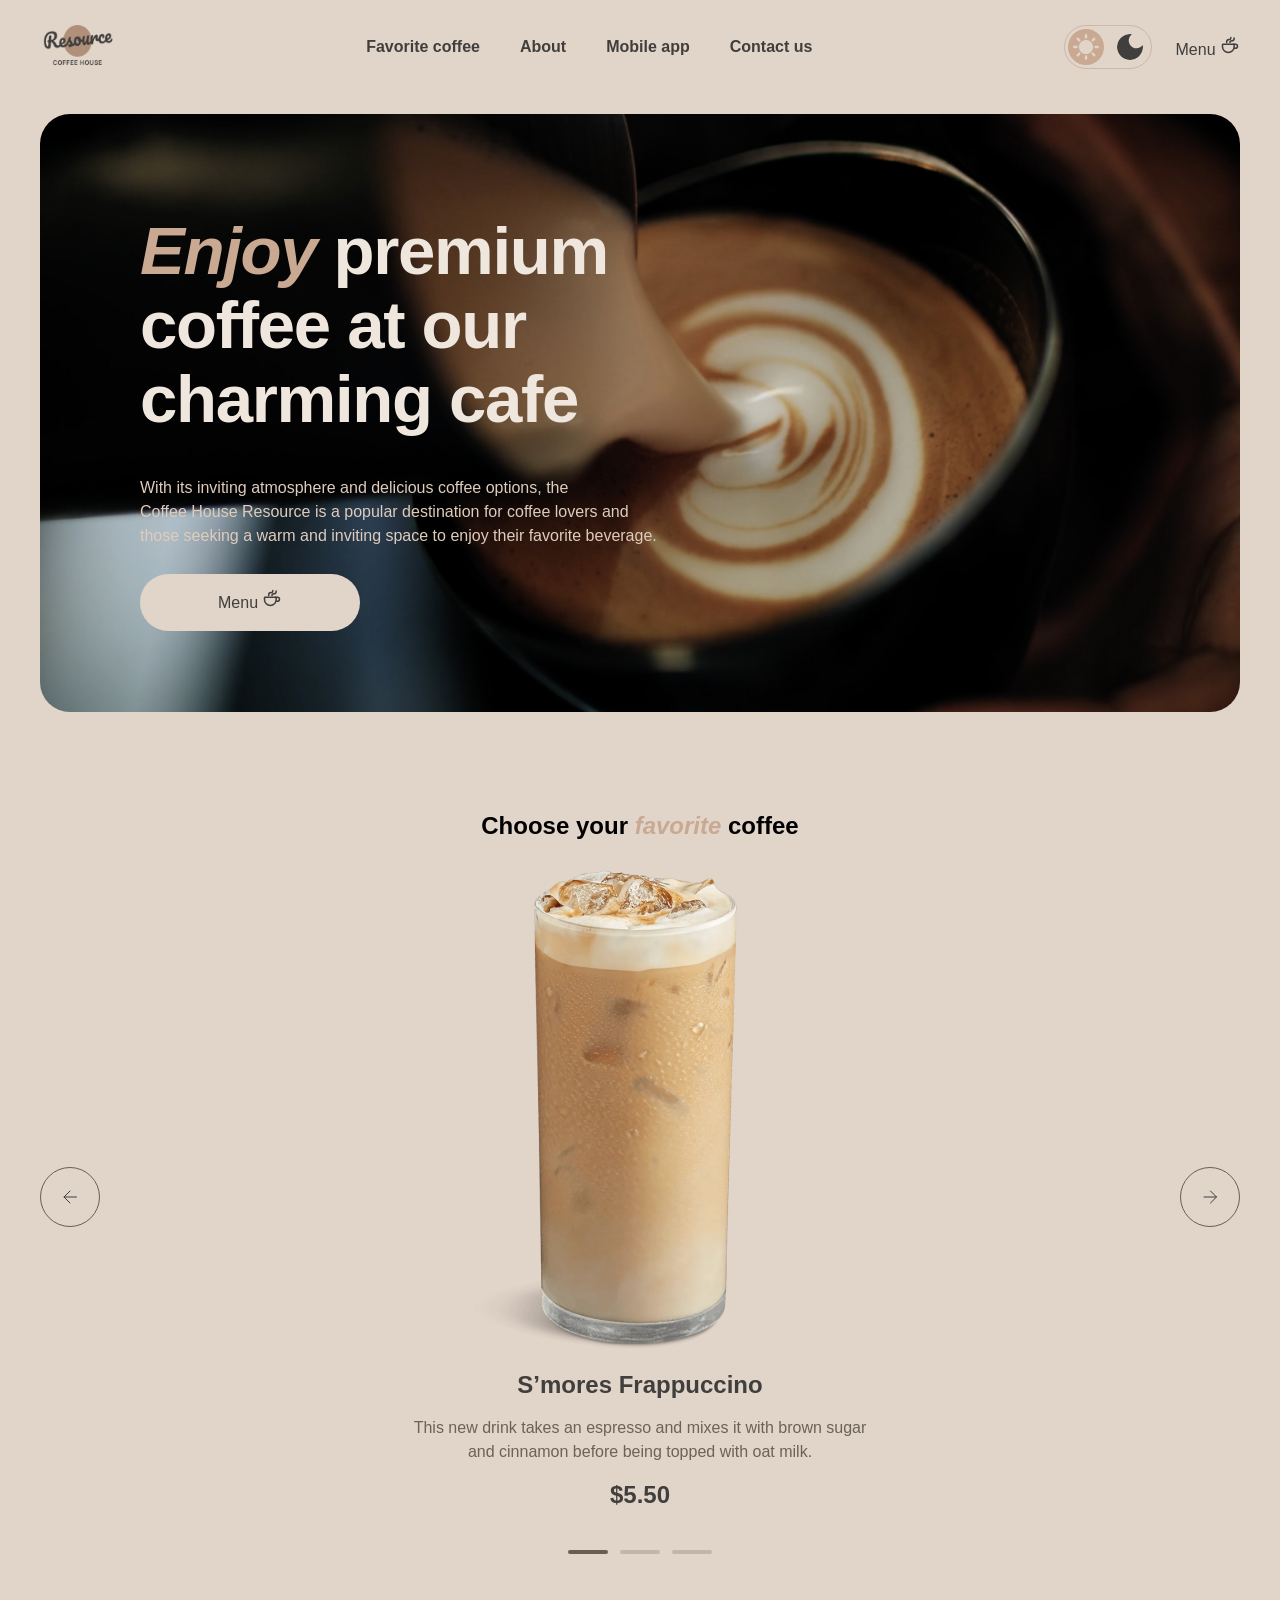
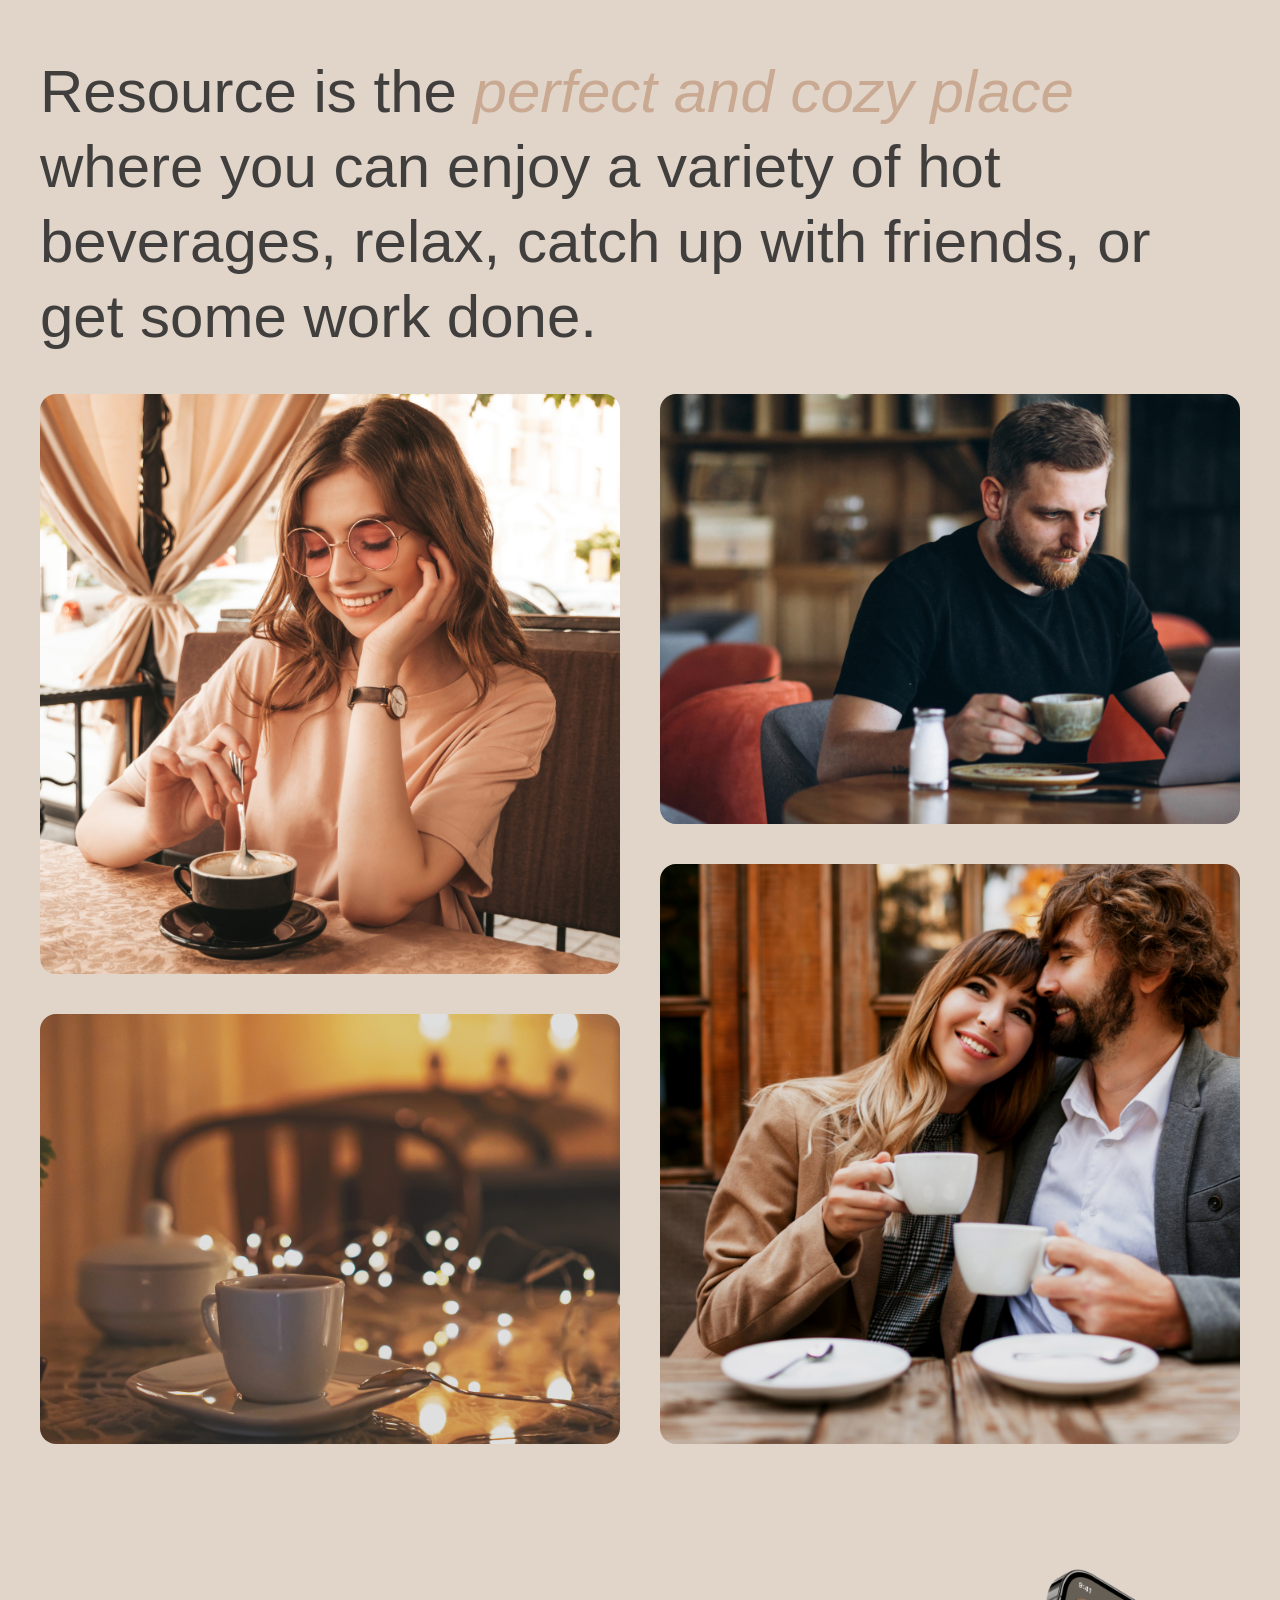
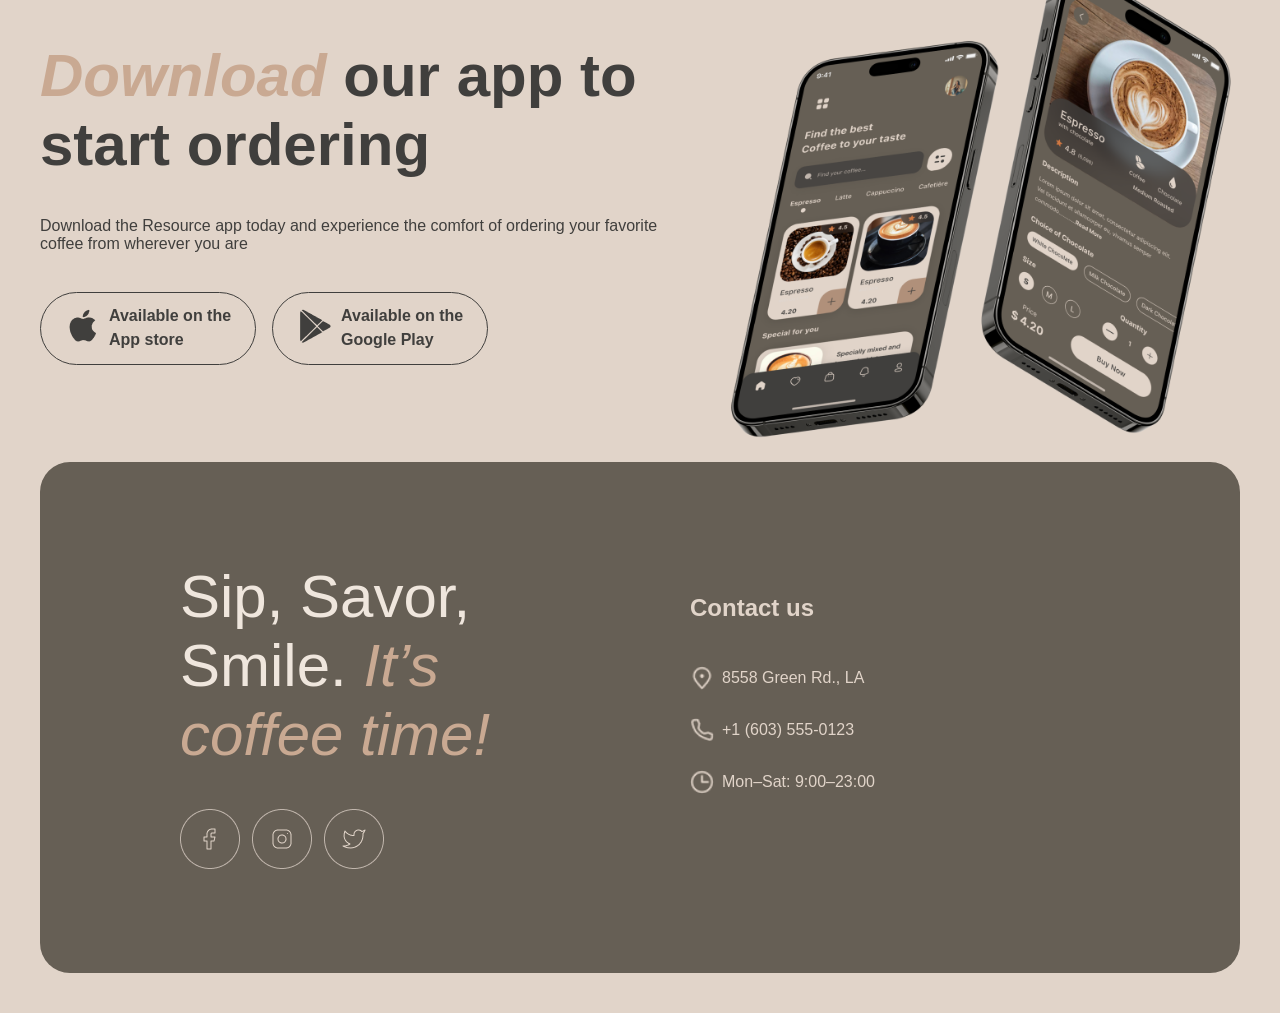
<file: index.html>
<!doctype html>
<html lang="en">
  <head>
    <meta charset="UTF-8">
    <meta name="viewport" content="width=device-width, initial-scale=1.0">
    <title>Coffe House</title>
    <link rel="stylesheet" href="css/index.css">
    <link rel="icon" type="image/png" href="images/logo-images/1114350.png">
  </head>
  <body>
    <header>
        <a href="index.html" class="logo" aria-label="Coffee House - на главную">
          <img src="images/logo-images/logo.png" alt="Coffee House logo">
        </a>
      <nav class="nav">
        <ul>
          <li><a href="#favorite-coffee">Favorite coffee</a></li>
          <li><a href="#about">About</a></li>
          <li><a href="#mobile-app">Mobile app</a></li>
          <li><a href="#contact-us">Contact us</a></li>
        </ul>
      </nav>
      <div class="header-actions">
        <button
          class="theme-switch"
          type="button"
          aria-label="Переключить тему"
        >
          <img
            class="icon sun"
            src="images/logo-images/Sun.svg"
            alt=""
            aria-hidden="true"
          >
          <img
            class="icon moon"
            src="images/logo-images/Moon.svg"
            alt=""
            aria-hidden="true"
          >
        </button>
        <button
          class="burger-menu-button"
          type="button"
          aria-label="Открыть меню"
          id="burger-toggle"
        >
          <img class="burger-icon burger-open" src="images/Resources/button-icon-burger.png" alt="">
          <img class="burger-icon burger-close" src="images/Resources/button-icon-burger.svg" alt="">
        </button>

        <div class="coffee-menu" >
            <a href="catalog.html" class="logo" aria-label="Coffee House - на главную">
              Menu
            </a>
          <img
            src="images/logo-images/coffee-cup.svg"
            alt=""
          >
        </div>
      </div>
    </header>
    <div class="mobile-menu" id="mobile-menu" aria-hidden="true">
      <nav class="mobile-nav">
          <ul>
            <li><a href="#favorite-coffee">Favorite coffee</a></li>
            <li><a href="#about">About</a></li>
            <li><a href="#mobile-app">Mobile app</a></li>
            <li><a href="#contact-us">Contact us</a></li>
            <li>
              <a href="catalog.html" class="mobile-menu-link">
                Menu
                <img src="images/logo-images/coffee-cup.svg" alt="">
              </a>
            </li>
          </ul>
      </nav>
    </div>
    <main>
      <section class="section-container">
        <div class="hero-container">
          <img class="hero-image" src="images/Resources/img-hero.jpg" alt="hero-image">
          <div class="hero-wrapper">
            <h1 class="hero-title">
              <span class="accent">Enjoy</span> premium coffee at our charming
              cafe
            </h1>
            <p class="hero-title1">
              <span class="accent1"
                >With its inviting atmosphere and delicious coffee options, the
                Coffee&nbsp;House Resource is a popular destination for coffee
                lovers and those seeking a warm and inviting space to enjoy
                their favorite beverage.</span
              >
            </p>
            <div class="hero-button">
              <a href="catalog.html" class="button">Menu
                <img src="images/logo-images/coffee-cup.svg" alt="coffee cup">
              </a>   
            </div>
          </div>
        </div>
      </section>
    </main>

    <section id="favorite-coffee" class="favorite-coffee">
      <h2>Choose your <span class="accent">favorite</span> coffee</h2>
      <div class="slider-wrapper">
        <div class="slider">
          <img
            class="left-button"
            src="images/Resources/button-icon-dark.svg"
            alt="Previous slide"
          >
          <div class="slider-menu" id="slider-menu">

          </div>
          <img
            class="right-button"
            src="images/Resources/right-button.svg"
            alt="Next slide"
          >
        </div>
      </div>
    </section>

    <section id="about" class="about">
      <h2>
        Resource is the <span class="accent">perfect and cozy place</span> where
        you can enjoy a variety of hot beverages, relax, catch up with friends,
        or get some work done.
      </h2>
      <div class="collage">
        <img
          class="image_collage item1"
          src="images/Resources/about-1.jpg"
          alt=""
        >
        <img
          class="image_collage item2"
          src="images/Resources/about-3.jpg"
          alt=""
        >
        <img
          class="image_collage item3"
          src="images/Resources/about-2.jpg"
          alt=""
        >
        <img
          class="image_collage item4"
          src="images/Resources/about-4.jpg"
          alt=""
        >
      </div>
    </section>

    <section id="mobile-app" class="mobile-app">
      <div class="mobile-container">
        <div class="offer">
          <h2 class="offer-text">
            <span class="accent">Download</span> our app to start ordering
          </h2>
          <p class="offer-text1">
            Download the Resource app today and experience the comfort of
            ordering your favorite coffee from wherever you are
          </p>
          <div class="button-nav">
            <div class="butt-app-store">
              <div>
                <img src="images/Resources/app-store.png" alt="">
              </div>
              <div class="text-area">
                <p class="button-text">Available on the</p>
                <p class="button-title">App store</p>
              </div>
            </div>
            <div class="butt-google-play">
              <div>
                <img src="images/Resources/google-play.png" alt="">
              </div>
              <div class="text-area">
                <p class="button-text">Available on the</p>
                <p class="button-title">Google Play</p>
              </div>
            </div>
          </div>
        </div>
        <div class="mobile-screens">
          <img src="images/Resources/mobile-screens.png" alt="">
        </div>
      </div>
    </section>

    <footer id="contact-us" class="contacts">
      <div class="footer-wrapper">
        <div class="footer-offer">
          <div class="footer-text">
            <span class="accent1"
              >Sip, Savor, Smile.
              <span class="accent">It’s coffee time!</span></span
            >
          </div>
          <div class="social">
            <a href="https://www.facebook.com/" target="_blank" rel="noopener" aria-label="Facebook">
              <img src="images/Resources/facebook.png" alt="">
            </a>
            <a href="https://www.instagram.com/" target="_blank" rel="noopener" aria-label="Instagram">
              <img
                src="images/Resources/instagram.png"
                alt=""
              >
            </a>
            <a href="https://x.com/" target="_blank" rel="noopener" aria-label="Twitter">
              <img
                src="images/Resources/twitter.png"
                alt=""
              >
            </a>
          </div>
        </div>
        <div class="contact-info">
          <h2>Contact us</h2>
          <div class="footer-contacts">
            <div class="contact-item">
              <img
                src="images/Resources/pin-alt.png"
                alt=""
                aria-hidden="true"
              >
              <a
                href="https://maps.google.com/?q=8558+Green+Rd,+LA"
                target="_blank"
                rel="noopener"
              >
                8558 Green Rd., LA
              </a>
            </div>

            <div class="contact-item">
              <img src="images/Resources/phone.png" alt="" aria-hidden="true">
              <a href="tel:+16035550123">+1 (603) 555-0123</a>
            </div>

            <div class="contact-item">
              <img src="images/Resources/clock.png" alt="" aria-hidden="true">
              <span class="schedule-time">Mon–Sat: 9:00–23:00</span>
            </div>
          </div>
        </div>
      </div>
    </footer>
    <script src="js/common.js"></script>
    <script src="js/main.js"></script>

  </body>
</html>
</file>
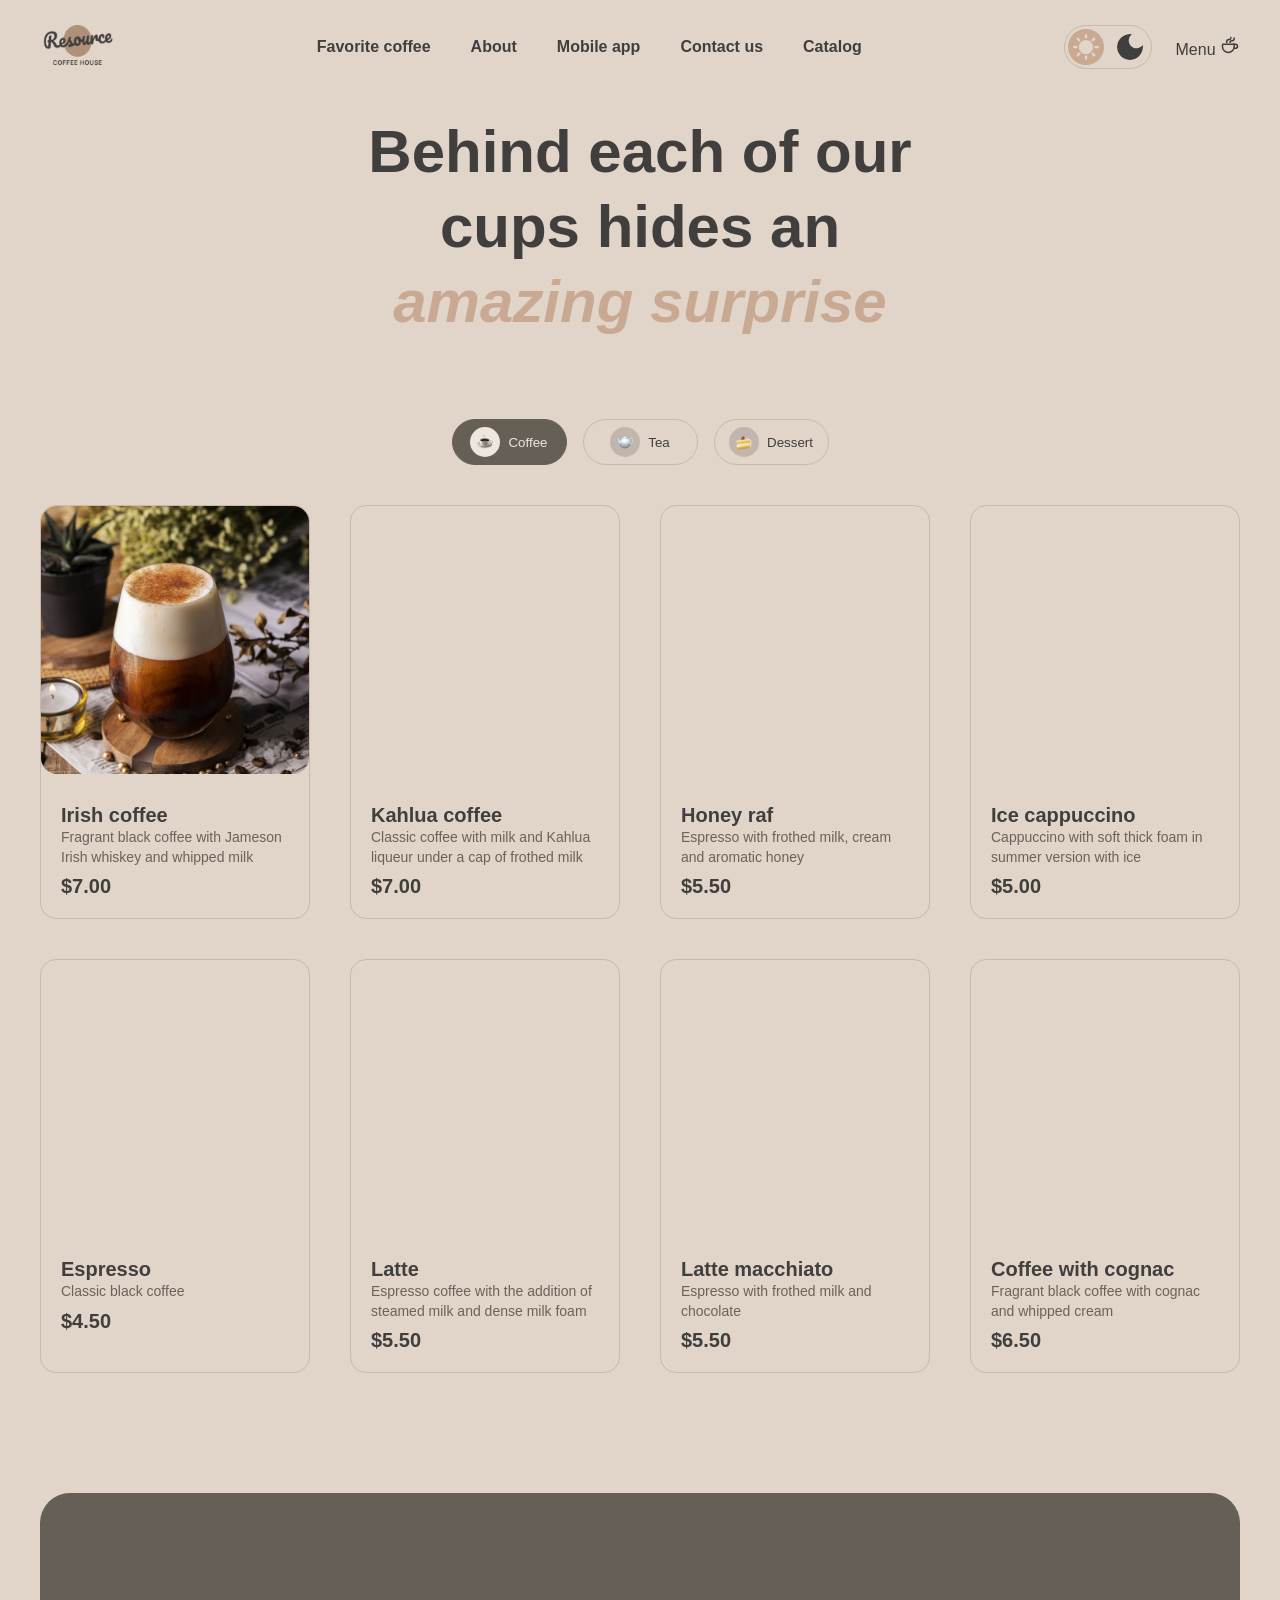
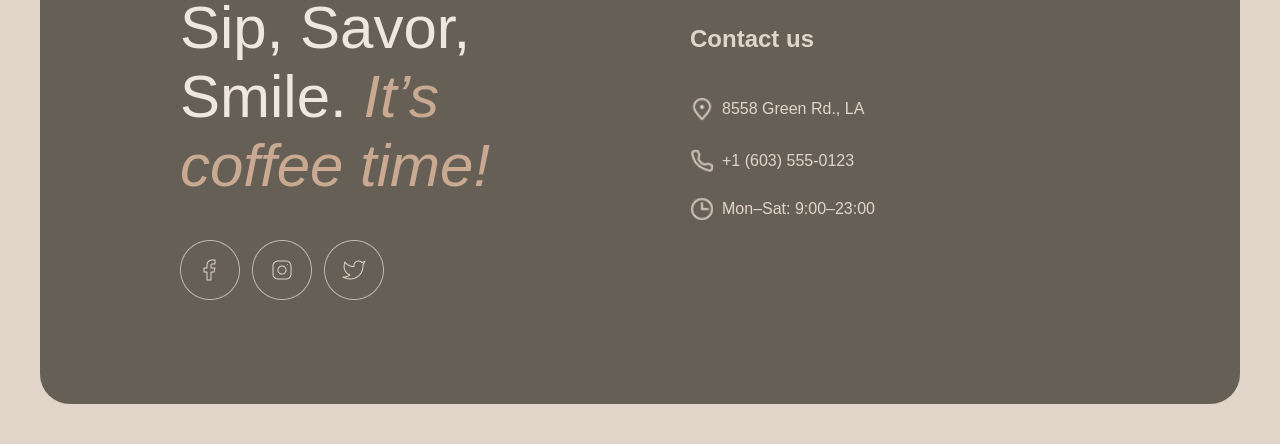
<file: catalog.html>
<!doctype html>
<html lang="en">
  <head>
    <meta charset="UTF-8">
    <meta name="viewport" content="width=device-width, initial-scale=1.0">
    <title>Coffee House</title>
    <link rel="stylesheet" href="css/catalog.css">
    <link rel="icon" type="image/png" href="images/logo-images/1114350.png">
  </head>
  <body>
    <header>
      <a href="index.html" class="logo" aria-label="Coffee House - на главную">
        <img src="images/logo-images/logo.png" alt="Coffee House logo">
      </a>

      <nav class="nav">
        <ul>
          <li><a href="index.html#favorite-coffee">Favorite coffee</a></li>
          <li><a href="index.html#about">About</a></li>
          <li><a href="index.html#mobile-app">Mobile app</a></li>
          <li><a href="index.html#contact-us">Contact us</a></li>
          <li><a href="catalog.html">Catalog</a></li>
        </ul>
      </nav>

      <div class="header-actions">
        <button class="theme-switch" type="button" aria-label="Переключить тему">
          <img
            class="icon sun"
            src="images/logo-images/Sun.svg"
            alt=""
            aria-hidden="true"
          >
          <img
            class="icon moon"
            src="images/logo-images/Moon.svg"
            alt=""
            aria-hidden="true"
          >
        </button>

        <button
          class="burger-menu-button"
          type="button"
          aria-label="Открыть меню"
          id="burger-toggle"
        >
          <img
            class="burger-icon burger-open"
            src="images/Resources/button-icon-burger.png"
            alt=""
          >
          <img
            class="burger-icon burger-close"
            src="images/Resources/button-icon-burger.svg"
            alt=""
          >
        </button>

        <div class="coffee-menu">
          <a href="catalog.html">Menu</a>
          <img src="images/logo-images/coffee-cup.svg" alt="">
        </div>
      </div>
    </header>

    <div class="mobile-menu" id="mobile-menu" aria-hidden="true">
      <nav class="mobile-nav">
        <ul>
          <li><a href="index.html#favorite-coffee">Favorite coffee</a></li>
          <li><a href="index.html#about">About</a></li>
          <li><a href="index.html#mobile-app">Mobile app</a></li>
          <li><a href="index.html#contact-us">Contact us</a></li>
          <li>
            <a href="catalog.html" class="mobile-menu-link">
              Menu
              <img src="images/logo-images/coffee-cup.svg" alt="">
            </a>
          </li>
        </ul>
      </nav>
    </div>

    <main>
      <section class="menu-wrapper">
        <div class="menu-container">
          <div class="menu-offer">
            <h1 class="large-title">
              Behind each of our cups hides an <span class="accent">amazing surprise</span>
            </h1>

            <div class="tabs">
              <button class="tab active" id="tab-coffee" type="button">
                <span class="tab-icon">
                  <img src="images/Resources/coffee.png" alt="">
                </span>
                <span>Coffee</span>
              </button>

              <button class="tab" id="tab-tea" type="button">
                <span class="tab-icon">
                  <img src="images/Resources/tea.png" alt="">
                </span>
                <span>Tea</span>
              </button>

              <button class="tab" id="tab-dessert" type="button">
                <span class="tab-icon">
                  <img src="images/Resources/dessert.png" alt="">
                </span>
                <span>Dessert</span>
              </button>
            </div>
          </div>

          <div class="menu-grid"></div>

          <div class="refresh-svg">
            <button class="refresh-btn" type="button" aria-label="Показать ещё">
              <img src="images/Resources/refresh.svg" alt="">
            </button>
          </div>
        </div>
      </section>
    </main>

    <footer id="contact-us" class="contacts">
      <div class="footer-wrapper">
        <div class="footer-offer">
          <div class="footer-text">
            <span class="accent1"
              >Sip, Savor, Smile.
              <span class="accent">It’s coffee time!</span></span
            >
          </div>

          <div class="social">
            <a href="https://www.facebook.com/" target="_blank" rel="noopener" aria-label="Facebook">
              <img src="images/Resources/facebook.png" alt="">
            </a>
            <a href="https://www.instagram.com/" target="_blank" rel="noopener" aria-label="Instagram">
              <img src="images/Resources/instagram.png" alt="">
            </a>
            <a href="https://x.com/" target="_blank" rel="noopener" aria-label="Twitter">
              <img src="images/Resources/twitter.png" alt="">
            </a>
          </div>
        </div>

        <div class="contact-info">
          <h2>Contact us</h2>
          <div class="footer-contacts">
            <div class="contact-item">
              <img src="images/Resources/pin-alt.png" alt="" aria-hidden="true">
              <a
                href="https://maps.google.com/?q=8558+Green+Rd,+LA"
                target="_blank"
                rel="noopener"
              >
                8558 Green Rd., LA
              </a>
            </div>

            <div class="contact-item">
              <img src="images/Resources/phone.png" alt="" aria-hidden="true">
              <a href="tel:+16035550123">+1 (603) 555-0123</a>
            </div>

            <div class="contact-item">
              <img src="images/Resources/clock.png" alt="" aria-hidden="true">
              <span class="schedule-time">Mon–Sat: 9:00–23:00</span>
            </div>
          </div>
        </div>
      </div>
    </footer>

    <div class="modal" id="modal" aria-hidden="true">
      <div class="modal-overlay" data-close></div>

      <div class="modal-content" role="dialog" aria-modal="true">
        <div class="modal-body">
          <img src="[data-uri]" class="modal-image" id="modal-image" alt="">

          <div class="modal-info">
            <div class="modal-name" id="modal-name"></div>
            <p class="modal-desc" id="modal-desc"></p>

            <div class="modal-group">
              <h3 class="modal-label">Size</h3>
              <div class="modal-options" id="modal-sizes"></div>
            </div>

            <div class="modal-group">
              <h3 class="modal-label">Additives</h3>
              <div class="modal-options" id="modal-additives"></div>
            </div>

            <div class="modal-total">
              <span>Total:</span>
              <span id="modal-price">$0.00</span>
            </div>

            <div class="modal-note">
              <span class="modal-note-icon">i</span>
              <p>
                The cost is not final. Download our mobile app to see the final price
                and place your order. Earn loyalty points and enjoy your favorite
                coffee with up to 20% discount.
              </p>
            </div>

            <button class="modal-close-btn" data-close type="button">Close</button>
          </div>
        </div>
      </div>
    </div>

    <script src="js/common.js"></script>
    <script src="js/catalog.js"></script>
  </body>
</html>
</file>
<file: css/index.css>
* {
  box-sizing: border-box;
  margin: 0;
  padding: 0;
}

html {
  scroll-behavior: smooth;
}

:root {
  --bg: #e1d4c9;
  --text: #403f3d;
  --muted: #6b6259;
  --accent: #c9a992;
  --hero-text: #efe6dd;
  --border: #cbb8a9;
  --indicator: #c4b5a6;
  --indicator-active: #695e53;
  --footer-bg: #665f55;
  --footer-text: #e1d4c9;
  --btn-bg: #e1d4c9;
}

html.theme-dark {
  --bg: #1e1b18;
  --text: #efe6dd;
  --muted: #b8ac9e;
  --accent: #c9a992;
  --hero-text: #efe6dd;
  --border: #4a423a;
  --indicator: #5a5048;
  --indicator-active: #efe6dd;
  --footer-bg: #2a2622;
  --footer-text: #d6c8b8;
  --btn-bg: #2a2622;
}

body {
  font-family: "Arial", sans-serif;
  background-color: var(--bg);
  transition: background-color 0.3s;
  overflow-x: hidden;
}

body.menu-open {
  overflow: hidden;
}

header {
  display: flex;
  justify-content: space-between;
  align-items: center;
  padding: 20px 40px;
  gap: 20px;
  position: sticky;
  top: 0;
  z-index: 1000;
  background-color: var(--bg);
}

.logo img {
  height: 50px;
  width: 75px;
}

.nav {
  align-items: center;
  font-family: "Inter", sans-serif;
  font-weight: 400;
  font-style: normal;
  font-size: clamp(12px, 1.2vw + 8px, 16px);
  line-height: 1.5;
  letter-spacing: 0;
  max-width: 100%;
  color: var(--text);
  cursor: pointer;
}

.nav ul {
  display: flex;
  list-style: none;
  gap: 40px;
}

.nav ul a {
  color: var(--text);
  text-decoration: none;
  transition: color 0.3s;
  font-weight: 600;
  line-height: 150%;
}

.header-actions {
  display: flex;
  justify-content: right;
  gap: 24px;
}

.theme-switch {
  position: relative;
  display: flex;
  justify-content: space-between;
  align-items: center;
  width: 88px;
  height: 44px;
  padding: 3px;
  border: 1px solid var(--border);
  border-radius: 999px;
  background: transparent;
  cursor: pointer;
  box-sizing: border-box;
}

.theme-switch .icon.active {
  background-color: var(--accent);
}

.coffee-menu {
  align-self: center;
  gap: 2px;
}

.coffee-menu a {
  border: none;
  background: transparent;
  width: 44px;
  height: 22px;
  color: var(--text);
  cursor: pointer;
  text-decoration: none;
}

.theme-switch .icon {
  width: 36px;
  height: 36px;
  padding: 5px;
  border-radius: 50%;
  box-sizing: border-box;
  transition:
    background 0.25s,
    transform 0.25s;
}

.burger-menu-button {
  display: none;
  position: relative;
  width: 44px;
  height: 44px;
  padding: 0;
  border: none;
  background: transparent;
  color: var(--text);
  cursor: pointer;
  align-items: center;
  justify-content: center;
}

.burger-menu-button .burger-icon {
  position: absolute;
  top: 50%;
  left: 50%;
  width: 100%;
  height: 100%;
  transform: translate(-50%, -50%);
  transition: opacity 0.25s, transform 0.25s;
}

.burger-close {
  opacity: 0;
  transform: translate(-50%, -50%) rotate(-90deg);
}

.burger-menu-button.is-open .burger-open {
  opacity: 0;
  transform: translate(-50%, -50%) rotate(90deg);
}

.burger-menu-button.is-open .burger-close {
  opacity: 1;
  transform: translate(-50%, -50%) rotate(0);
}

.mobile-menu {
  position: fixed;
  top: 84px;
  left: 0;
  right: 0;
  bottom: 0;
  background: var(--bg);
  padding: 40px 20px;
  transform: translateY(-100%);
  opacity: 0;
  visibility: hidden;
  transition: transform 0.4s ease, opacity 0.3s ease, visibility 0.4s;
  z-index: 1000;
  overflow-y: auto;
}

.mobile-menu.open {
  transform: translateY(0);
  opacity: 1;
  visibility: visible;
}

.mobile-nav ul {
  list-style: none;
  display: flex;
  flex-direction: column;
  align-items: center;
  gap: 32px;
}

.mobile-nav a {
  display: inline-flex;
  align-items: center;
  gap: 8px;
  color: var(--text);
  text-decoration: none;
  font-size: 28px;
  font-weight: 600;
  line-height: 1.2;
  transition: color 0.3s;
}

.mobile-nav a:hover {
  color: var(--accent);
}

.mobile-nav a img {
  width: 22px;
  height: 22px;
}

.section-container {
  padding: 20px 40px 0 40px;
}

.hero-container {
  position: relative;
  border-radius: 30px;
  overflow: hidden;
  width: 100%;
  max-width: 100%;
}

.hero-image {
  position: absolute;
  inset: 0;
  width: 100%;
  height: 100%;
  object-fit: cover;
  object-position: center;
  z-index: 0;
}

.hero-wrapper {
  display: flex;
  position: relative;
  z-index: 1;
  flex-direction: column;
  padding: clamp(40px, 8vw, 100px);
  max-width: 730px;
  gap: 40px;
}

.hero-title {
  font-family: "Inter", sans-serif;
  font-weight: 600;
  font-size: clamp(32px, 4vw + 16px, 72px);
  line-height: 1.1;
  letter-spacing: -0.02em;
  color: var(--hero-text);
  max-width: 530px;
  margin: 0;
}

.accent {
  color: var(--accent);
  font-style: italic;
}

.accent1 {
  color: #efe6dd;
  font-size: 60px;
}

.hero-title1 .accent1 {
  color: #dfccbc;
  font-family: "Inter", sans-serif;
  font-weight: 400;
  font-size: 16px;
  line-height: 1.5;
  letter-spacing: 0;
}

.hero-button .button {
  border: none;
  width: 200px;
  height: 64px;
  padding: 20px 78px;
  border-radius: 100px;
  background: var(--btn-bg);
  color: var(--text);
  cursor: pointer;
  text-decoration: none;
  transition: transform 0.3s, opacity 0.3s;
}

.hero-button .button:hover {
  transform: scale(1.15);
  opacity: 0.7;
}

.favorite-coffee {
  margin-top: 100px;
  display: flex;
  flex-direction: column;
  align-items: center;
  justify-content: center;
  padding: 0 40px 0 40px;
  position: relative;
}

.favorite-coffee h6 {
  color: var(--text);
  font-family: "Inter", sans-serif;
  font-weight: 600;
  font-size: 60px;
  line-height: 1.5;
  letter-spacing: 0;
}

.slider-wrapper {
  display: flex;
  flex-direction: column;
  width: 100%;
}

.slider {
  display: flex;
  position: relative;
  justify-content: space-between;
  align-items: center;
  width: 100%;
  max-width: 100%;
}

.slider-menu {
  display: flex;
  flex-direction: column;
  justify-content: center;
  align-items: center;
  flex: 1 1 auto;
  min-width: 0;
  max-width: 100%;
  transition: opacity 0.25s ease, transform 0.25s ease;
}

.slider-menu img {
  max-width: 100%;
  height: auto;
  display: block;
}

.slider-menu.fade-out-left {
  opacity: 0;
  transform: translateX(-40px);
}

.slider-menu.fade-out-right {
  opacity: 0;
  transform: translateX(40px);
}

@keyframes slideInFromRight {
  from {
    opacity: 0;
    transform: translateX(40px);
  }
  to {
    opacity: 1;
    transform: translateX(0);
  }
}

@keyframes slideInFromLeft {
  from {
    opacity: 0;
    transform: translateX(-40px);
  }
  to {
    opacity: 1;
    transform: translateX(0);
  }
}

.slider-menu.slide-in-right {
  animation: slideInFromRight 0.4s ease;
}

.slider-menu.slide-in-left {
  animation: slideInFromLeft 0.4s ease;
}

.content-text {
  display: flex;
  flex-direction: column;
  justify-content: center;
  align-items: center;
  width: 100%;
  max-width: 480px;
  gap: 16px;
  text-align: center;
}

.coffee-name {
  font-family: "Inter", sans-serif;
  font-weight: 600;
  font-size: 24px;
  line-height: 1.25;
  color: var(--text);
  letter-spacing: 0;
}

.coffee-desc {
  font-family: "Inter", sans-serif;
  font-weight: 400;
  font-size: 16px;
  line-height: 1.5;
  color: var(--muted);
  letter-spacing: 0;
  text-align: center;
}

.coffee-price {
  font-family: "Inter", sans-serif;
  font-weight: 600;
  font-size: 24px;
  line-height: 1.25;
  color: var(--text);
  letter-spacing: 0;
}

.content-text h1 {
  font-family: "Inter", sans-serif;
  font-weight: 600;
  font-size: 24px;
  line-height: 1.25;
  color: var(--text);
  letter-spacing: 0;
}

.content-text h2 {
  font-family: "Inter", sans-serif;
  font-weight: 400;
  font-size: 16px;
  line-height: 1.5;
  color: var(--muted);
  letter-spacing: 0;
  text-align: center;
}

.slider-indicators {
  display: flex;
  justify-content: center;
  gap: 12px;
  padding-top: 40px;
}

.indicator {
  display: inline-block;
  width: 40px;
  height: 4px;
  background-color: var(--indicator);
  border-radius: 2px;
  cursor: pointer;
  transition: background-color 0.3s ease;
}

.indicator.active {
  background-color: var(--indicator-active);
}

.about {
  display: flex;
  flex-direction: column;
  padding: 100px 40px 0 40px;
  width: 100%;
  gap: 40px;
}

.about h2 {
  font-family: "Inter", sans-serif;
  font-weight: 400;
  font-size: 60px;
  line-height: 1.25;
  color: var(--text);
  letter-spacing: 0;
}

.collage {
  display: grid;
  grid-template-columns: repeat(2, 1fr);
  gap: 40px;
  width: 100%;
  grid-template-areas:
    "left right-top"
    "left right-bottom"
    "left-bottom right-bottom";
}

.image_collage {
  width: 100%;
  height: 100%;
  max-width: 100%;
  object-fit: cover;
  border-radius: 16px;
}

.item1 {
  grid-area: left;
}

.item2 {
  grid-area: right-top;
  height: 430px;
}

.item3 {
  grid-area: left-bottom;
  height: 430px;
}

.item4 {
  grid-area: right-bottom;
}

.mobile-container {
  display: flex;
  flex-wrap: wrap;
  align-items: center;
  justify-content: center;
  gap: clamp(24px, 5vw, 100px);
  max-width: 100%;
  width: 100%;
  padding: clamp(40px, 8vw, 100px) clamp(20px, 4vw, 40px) 0;
}

.mobile-screens {
  flex: 1 1 300px;
  min-width: 0;
  max-width: 630px;
}

.mobile-screens img {
  width: 100%;
  height: auto;
  display: block;
}

.offer {
  display: flex;
  flex-direction: column;
  gap: clamp(20px, 3vw, 40px);
  flex: 1 1 400px;
  max-width: 630px;
  min-width: 0;
}

.button-nav {
  display: flex;
  flex-wrap: wrap;
  gap: 16px;
}

.butt-app-store,
.butt-google-play {
  display: flex;
  align-items: center;
  justify-content: center;
  gap: 8px;
  padding: 12px 24px;
  min-width: 180px;
  border: 1px solid var(--text);
  border-radius: 999px;
  color: var(--text);
  background: transparent;
  cursor: pointer;
  box-sizing: border-box;
  transition:
    border-color 0.3s,
    color 0.3s,
    background 0.3s;
}

.offer-text {
  font-size: 60px;
  line-height: 1.15;
  color: var(--text);
}

.offer-text1 {
  color: var(--text);
}

.text-area {
  display: flex;
  flex-direction: column;
  gap: 2px;
  font-weight: 600;
  line-height: 140%;
}

.contacts {
  padding: 0 40px 40px 40px;
}

.footer-wrapper {
  display: flex;
  background-color: var(--footer-bg);
  max-width: 100%;
  padding: 0 40px 0 40px;
  gap: 100px;
  border-radius: 30px;
}

.footer-offer {
  display: flex;
  flex-direction: column;
  gap: 40px;
  padding: 100px 0 100px 100px;
  width: 100%;
}

.social {
  display: flex;
  gap: 12px;
}

.contact-info {
  display: flex;
  flex-direction: column;
  padding: 132px 100px 132px 0;
  width: 100%;
  color: var(--footer-text);
  gap: 40px;
}

.contact-item {
  display: flex;
  align-items: center;
  gap: 8px;
  color: var(--footer-text);
  font-size: clamp(14px, 1.5vw, 16px);
  line-height: 1.5;
}

.contact-item img {
  width: 24px;
  height: 24px;
  flex-shrink: 0;
}

.contact-item a {
  position: relative;
  display: inline-block;
  color: inherit;
  text-decoration: none;
  padding: 4px 0;
  transition: color 0.3s;
}

.contact-item a::after {
  content: "";
  position: absolute;
  left: 0;
  bottom: 0;
  width: 100%;
  height: 1.5px;
  background: currentColor;
  transform: scaleX(0);
  transform-origin: left;
  transition: transform 0.3s ease;
}

.contact-item a:hover::after {
  transform: scaleX(1);
}

.contact-item span {
  padding: 4px 0;
}

.footer-contacts {
  display: flex;
  flex-direction: column;
  gap: 20px;
}

.left-button,
.right-button {
  cursor: pointer;
  transition: all 0.3s;
}

.left-button:hover,
.right-button:hover {
  transform: scale(1.05);
}

@media (min-width: 769px) {
  .mobile-menu {
    display: none;
  }
}

@media (max-width: 768px) {
  header {
    grid-template-columns: auto auto;
    justify-content: space-between;
    padding: 16px 20px;
    gap: 16px;
  }

  .nav {
    display: none;
  }

  .coffee-menu {
    display: none;
  }

  .burger-menu-button {
    display: flex;
    border: none;
    background-color: transparent;
    color: var(--text);
    cursor: pointer;
  }

  .favorite-coffee h6 {
    text-align: center;
  }

  .collage {
    display: flex;
    flex-direction: column;
    gap: 40px;
    width: 100%;
  }

  .image_collage {
    width: 100%;
    height: auto;
    display: block;
    object-fit: cover;
    border-radius: 16px;
  }

  .item2,
  .item3 {
    display: none;
  }

  .offer-text {
    font-size: 60px;
    line-height: 1.15;
    color: var(--text);
  }

  .footer-wrapper {
    display: flex;
    flex-direction: column;
    background-color: var(--footer-bg);
    max-width: 100%;
    padding: 0 40px 0 40px;
    gap: 100px;
    border-radius: 30px;
  }

  .footer-offer {
    padding: 100px 60px 0px 60px;
  }

  .contact-info {
    padding: 0 60px 100px 60px;
  }
}

@media (max-width: 381px) {
  .hero-title {
    font-size: 42px;
  }

  .hero-wrapper {
    padding: 60px 16px 60px 16px;
  }

  .section-container {
    padding: 20px 16px 0 16px;
  }

  .left-button,
  .right-button {
    display: none;
  }

  .favorite-coffee {
    gap: 40px;
  }

  .favorite-coffee h2 {
    text-align: center;
    font-size: 32px;
  }

  .coffee-name {
    font-size: 24px;
    letter-spacing: 0%;
    line-height: 125%;
    font-weight: 600;
    color: var(--text);
  }

  .coffee-desc {
    font-size: 16px;
    letter-spacing: 0%;
    line-height: 150%;
    font-weight: 400;
    color: var(--text);
  }

  .coffee-price {
    font-size: 24px;
    letter-spacing: 0%;
    line-height: 125%;
    font-weight: 600;
    color: var(--text);
  }

  .about {
    padding: 100px 16px 0 16px;
  }

  .about h2 {
    font-weight: 600;
    font-size: 32px;
    line-height: 1.25;
  }

  .contacts {
    padding: 0 16px 40px 16px;
  }

  .favorite-coffee {
    padding: 0 16px 0 16px;
  }

  .accent1 {
    color: #efe6dd;
    font-size: 32px;
    line-height: 125%;
  }

  .footer-offer {
    padding: 60px 0 0 0;
  }

  .contact-info {
    padding: 0 0 60px 0;
    gap: 40px;
  }

  .contact-info a {
    font-size: 16px;
    font-weight: 600;
  }

  .contact-info .schedule-time {
    font-size: 16px;
    font-weight: 600;
  }
}
</file>
<file: css/catalog.css>
* {
  box-sizing: border-box;
  margin: 0;
  padding: 0;
}

html {
  scroll-behavior: smooth;
}

:root {
  --bg: #e1d4c9;
  --text: #403f3d;
  --muted: #6b6259;
  --accent: #c9a992;
  --hero-text: #efe6dd;
  --border: #cbb8a9;
  --indicator: #c4b5a6;
  --indicator-active: #695e53;
  --footer-bg: #665f55;
  --footer-text: #e1d4c9;
  --btn-bg: #e1d4c9;
  --tab-border: #cbb8a9;
  --tab-bg-active: #665F55;
  --tab-bg: #e1d4c9;
  --tab-text-active: #efe6dd;
  --tab-text: #403F3D;
  --tab-icon-bg: #c1b6ad;
  --tab-icon-bg-active: #efe6dd;
}

html.theme-dark {
  --bg: #1e1b18;
  --text: #efe6dd;
  --muted: #b8ac9e;
  --accent: #c9a992;
  --hero-text: #efe6dd;
  --border: #4a423a;
  --indicator: #5a5048;
  --indicator-active: #efe6dd;
  --footer-bg: #2a2622;
  --footer-text: #fce9d4;
  --btn-bg: #2a2622;
  --tab-border: #4a423a;
  --tab-bg-active: #403F3D;
  --tab-text: #E1D4C9;
  --tab-bg: #202020;
  --tab-text-active: #E1D4C9;
  --tab-icon-bg: #3a332c;
  --tab-icon-bg-active: #1e1b18
}

body {
  font-family: "Arial", sans-serif;
  background-color: var(--bg);
  transition: background-color 0.3s;
  overflow-x: hidden;
}

body.menu-open {
  overflow: hidden;
}

header {
  display: flex;
  justify-content: space-between;
  align-items: center;
  padding: 20px 40px;
  gap: 20px;
  position: sticky;
  top: 0;
  z-index: 1000;
  background-color: var(--bg);
}

.logo img {
  height: 50px;
  width: 75px;
}

.nav {
  align-items: center;
  font-family: "Inter", sans-serif;
  font-weight: 400;
  font-style: normal;
  font-size: clamp(12px, 1.2vw + 8px, 16px);
  line-height: 1.5;
  letter-spacing: 0;
  max-width: 100%;
  color: var(--text);
  cursor: pointer;
}

.nav ul {
  display: flex;
  list-style: none;
  gap: 40px;
}

.nav ul a {
  color: var(--text);
  text-decoration: none;
  transition: color 0.3s;
  font-weight: 600;
  line-height: 150%;
}

.header-actions {
  display: flex;
  justify-content: right;
  gap: 24px;
}

.theme-switch {
  position: relative;
  display: flex;
  justify-content: space-between;
  align-items: center;
  width: 88px;
  height: 44px;
  padding: 3px;
  border: 1px solid var(--border);
  border-radius: 999px;
  background: transparent;
  cursor: pointer;
  box-sizing: border-box;
}

.theme-switch .icon.active {
  background-color: var(--accent);
}

.coffee-menu {
  align-self: center;
  gap: 2px;
}

.coffee-menu a {
  border: none;
  background: transparent;
  width: 44px;
  height: 22px;
  border: none;
  background-color: transparent;
  color: var(--text);
  cursor: pointer;
  text-decoration: none;
}

.theme-switch .icon {
  width: 36px;
  height: 36px;
  padding: 5px;
  border-radius: 50%;
  box-sizing: border-box;
  transition:
    background 0.25s,
    transform 0.25s;
}

.burger-menu-button {
  display: none;
  position: relative;
  width: 44px;
  height: 44px;
  padding: 0;
  border: none;
  background: transparent;
  color: var(--text);
  cursor: pointer;
  align-items: center;
  justify-content: center;
}

.burger-menu-button .burger-icon {
  position: absolute;
  top: 50%;
  left: 50%;
  width: 100%;
  height: 100%;
  transform: translate(-50%, -50%);
  transition: opacity 0.25s, transform 0.25s;
}

.burger-close {
  opacity: 0;
  transform: translate(-50%, -50%) rotate(-90deg);
}

.burger-menu-button.is-open .burger-open {
  opacity: 0;
  transform: translate(-50%, -50%) rotate(90deg);
}

.burger-menu-button.is-open .burger-close {
  opacity: 1;
  transform: translate(-50%, -50%) rotate(0);
}

.mobile-menu {
  position: fixed;
  top: 84px;
  left: 0;
  right: 0;
  bottom: 0;
  background: var(--bg);
  padding: 40px 20px;
  transform: translateY(-100%);
  opacity: 0;
  visibility: hidden;
  transition: transform 0.4s ease, opacity 0.3s ease, visibility 0.4s;
  z-index: 1000;
  overflow-y: auto;
}

.mobile-menu.open {
  transform: translateY(0);
  opacity: 1;
  visibility: visible;
}

.mobile-nav ul {
  list-style: none;
  display: flex;
  flex-direction: column;
  align-items: center;
  gap: 32px;
}

.mobile-nav a {
  display: inline-flex;
  align-items: center;
  gap: 8px;
  color: var(--text);
  text-decoration: none;
  font-size: 28px;
  font-weight: 600;
  line-height: 1.2;
  transition: color 0.3s;
}

.mobile-nav a:hover {
  color: var(--accent);
}

.mobile-nav a img {
  width: 22px;
  height: 22px;
}

.menu-wrapper {
  display: flex;
  padding: 20px 40px;
  justify-content: center;
  align-items: center;
}

.menu-offer {
  display: flex;
  flex-direction: column;
  align-items: center;
  gap: 40px;
}

.large-title {
  font-size: 60px;
  font-weight: 600;
  line-height: 125%;
  color: var(--text);
  text-align: center;
  padding: 0 280px 40px 280px;
}

.tabs {
  display: flex;
  gap: 16px;
}

.tab {
  display: flex;
  justify-content: center;
  align-items: center;
  gap: 8px;
  width: 115px;
  height: 46px;
  border-radius: 100px;
  border: 1px solid var(--tab-border);
  transition: background 0.3s, border-color 0.3s, color 0.3s;
  cursor: pointer;
  background: var(--tab-bg);
  color: var(--tab-text);
}

.tab-icon {
  display: flex;
  justify-content: center;
  align-items: center;
  width: 30px;
  height: 30px;
  border-radius: 50%;
  background: var(--tab-icon-bg);
  transition: background 0.3s;
}

.tab-icon img {
  width: 16px;
  height: 16px;
  display: block;
  object-fit: contain;
}

.tab.active {
  background-color: var(--tab-bg-active);
  border-color: var(--tab-bg-active);
  color: var(--tab-text-active);
}

.tab.active .tab-icon {
  background: var(--tab-icon-bg-active);
}

.menu-grid {
  display: grid;
  grid-template-columns: repeat(4, 1fr);
  gap: 40px;
  padding: 40px 0 100px;
  width: 100%;
  transition: opacity 0.5s ease;
}

.menu-grid.fade-out {
  opacity: 0;
}

.product-card {
  display: flex;
  flex-direction: column;
  border: 1px solid var(--border);
  border-radius: 16px;
  cursor: pointer;
  transition: transform 0.3s, border-color 0.3s;
}

.product-info {
  display: flex;
  flex-direction: column;
  padding: 20px;
}

.product-card:hover {
  transform: translateY(-4px);
  border-color: var(--accent);
}

.product-image {
  width: 100%;
  aspect-ratio: 1 / 1;
  border-radius: 16px;
  object-fit: cover;
  display: block;
}

.product-body {
  display: flex;
  flex-direction: column;
  gap: 8px;
  border-radius: 16px;
}

.product-name {
  font-size: 20px;
  font-weight: 600;
  color: var(--text);
  line-height: 1.3;
}

.product-desc {
  font-size: 14px;
  color: var(--muted);
  line-height: 1.4;
}

.product-price {
  font-size: 20px;
  font-weight: 600;
  color: var(--text);
  margin-top: 8px;
}

.menu-container {
  width: 100%;
  max-width: 1400px;
}

.refresh-svg {
  display: flex;
  justify-content: center;
  align-items: center;
  width: 60px;
  height: 60px;
  border: 1px solid var(--border);
  border-radius: 50%;
  background: transparent;
  margin: 0 auto 40px;
  transition: background 0.3s, border-color 0.3s;
}

.refresh-svg:hover {
  background: rgba(64, 63, 61, 0.08);
  border-color: var(--accent);
}

.refresh-btn {
  display: flex;
  align-items: center;
  justify-content: center;
  width: 100%;
  height: 100%;
  border: none;
  background: transparent;
  padding: 0;
  cursor: pointer;
  border-radius: 50%;
}

.refresh-btn img {
  width: 24px;
  height: 24px;
  display: block;
}

.refresh-btn:active {
  transform: scale(0.95);
}

.refresh-btn:focus-visible {
  outline: 2px solid var(--accent);
  outline-offset: 2px;
}

.contacts {
  padding: 0 40px 40px 40px;
}

.footer-wrapper {
  display: flex;
  background-color: var(--footer-bg);
  max-width: 100%;
  padding: 0 40px 0 40px;
  gap: 100px;
  border-radius: 30px;
}

.footer-offer {
  display: flex;
  flex-direction: column;
  gap: 40px;
  padding: 100px 0 100px 100px;
  width: 100%;
}

.accent1 {
  color: #efe6dd;
  font-size: 60px;
}

.accent {
  color: var(--accent);
  font-style: italic;
}

.social {
  display: flex;
  gap: 12px;
}

.contact-info {
  display: flex;
  flex-direction: column;
  padding: 132px 100px 132px 0;
  width: 100%;
  color: var(--footer-text);
  gap: 40px;
}

.footer-contacts {
  display: flex;
  flex-direction: column;
  gap: 20px;
}

.contact-item {
  display: flex;
  align-items: center;
  gap: 8px;
  color: var(--footer-text);
  font-size: clamp(14px, 1.5vw, 16px);
  line-height: 1.5;
}

.contact-item a::after {
  content: "";
  position: absolute;
  left: 0;
  bottom: 0;
  width: 100%;
  height: 1.5px;
  background: currentColor;
  transform: scaleX(0);
  transform-origin: left;
  transition: transform 0.3s ease;
}

.contact-item a:hover::after {
  transform: scaleX(1);
}

.contact-item img {
  width: 24px;
  height: 24px;
  flex-shrink: 0;
}

.contact-item a {
  position: relative;
  display: inline-block;
  color: inherit;
  text-decoration: none;
  padding: 4px 0;
  transition: color .3s;
}

.modal {
  position: fixed;
  inset: 0;
  z-index: 2000;
  display: none;
  justify-content: center;
  align-items: center;
  padding: 20px;
}

.modal.open {
  display: flex;
}

.modal-overlay {
  position: absolute;
  inset: 0;
  background: rgba(0, 0, 0, 0.5);
  cursor: pointer;
}

.modal-content {
  position: relative;
  background: var(--bg);
  border-radius: 40px;
  max-width: 800px;
  width: 100%;
  max-height: 90vh;
  overflow-y: auto;
  overflow-x: hidden;
  padding: 20px;
  box-sizing: border-box;
  z-index: 1;
}

.modal-body {
  display: flex;
  gap: 20px;
  align-items: stretch;
}

.modal-image {
  width: 340px;
  height: 340px;
  object-fit: contain;
  border-radius: 40px;
  flex-shrink: 0;
  background: var(--border);
}

.modal-info {
  display: flex;
  flex-direction: column;
  gap: 20px;
  flex: 1;
  padding-right: 10px;
  min-width: 0;
}

.modal-name {
  font-size: 24px;
  font-weight: 600;
  color: var(--text);
}

.modal-desc {
  color: var(--text);
  font-size: 16px;
  line-height: 1.5;
}

.modal-label {
  font-size: 16px;
  font-weight: 400;
  color: var(--text);
  margin-bottom: 8px;
}

.modal-options {
  display: flex;
  flex-wrap: wrap;
  gap: 8px;
}

.modal-option {
  display: inline-flex;
  align-items: center;
  gap: 8px;
  padding: 8px 16px 8px 8px;
  border: 1px solid var(--border);
  border-radius: 100px;
  background: transparent;
  color: var(--text);
  font-size: 16px;
  cursor: pointer;
  transition: background 0.3s, color 0.3s, border-color 0.3s;
}

.modal-option .option-badge {
  display: inline-flex;
  align-items: center;
  justify-content: center;
  width: 30px;
  height: 30px;
  border-radius: 50%;
  background: var(--tab-icon-bg);
  color: var(--text);
  font-size: 14px;
  font-weight: 600;
  transition: background 0.3s, color 0.3s;
}

.modal-option.active {
  background: var(--tab-bg-active);
  border-color: var(--tab-bg-active);
  color: var(--tab-text-active);
}

.modal-option.active .option-badge {
  background: transparent;
  border: 1px solid var(--tab-text-active);
  color: var(--tab-text-active);
}

.modal-total {
  display: flex;
  justify-content: space-between;
  align-items: center;
  font-size: 24px;
  font-weight: 600;
  color: var(--text);
  margin-top: 20px;
  padding-top: 20px;
  border-top: 1px solid var(--border);
}

.modal-note {
  display: flex;
  gap: 12px;
  align-items: flex-start;
  padding-top: 20px;
  border-top: 1px solid var(--border);
  color: var(--muted);
  font-size: 14px;
  line-height: 1.4;
}

.modal-note-icon {
  display: inline-flex;
  align-items: center;
  justify-content: center;
  width: 24px;
  height: 24px;
  border: 1px solid var(--muted);
  border-radius: 50%;
  font-style: italic;
  font-size: 14px;
  flex-shrink: 0;
}

.modal-close-btn {
  width: 100%;
  height: 56px;
  margin-top: 20px;
  border: 1px solid var(--text);
  border-radius: 100px;
  background: transparent;
  color: var(--text);
  font-size: 16px;
  font-weight: 600;
  cursor: pointer;
  transition: background 0.3s, color 0.3s;
}

.modal-close-btn:hover {
  background: var(--text);
  color: var(--bg);
}

@media (min-width: 769px) {
  .mobile-menu {
    display: none;
  }
}

@media (max-width: 1024px) {
  .menu-grid {
    grid-template-columns: repeat(3, 1fr);
    gap: 30px;
  }
}

@media (max-width: 768px) {
  header {
    justify-content: space-between;
    padding: 16px 20px;
    gap: 16px;
  }

  .nav {
    display: none;
  }

  .coffee-menu {
    display: none;
  }

  .burger-menu-button {
    display: flex;
    border: none;
    background-color: transparent;
    color: var(--text);
    cursor: pointer;
  }

  .menu-grid {
    grid-template-columns: repeat(2, 1fr);
    gap: 20px;
  }

  .large-title {
    padding: 0 0 40px 0;
    font-size: 60px;
  }

  .footer-wrapper {
    display: flex;
    flex-direction: column;
    background-color: var(--footer-bg);
    max-width: 100%;
    padding: 0 40px 0 40px;
    gap: 100px;
    border-radius: 30px;
  }

  .footer-offer {
    padding: 100px 60px 0 60px;
  }

  .contact-info {
    padding: 0 60px 100px 60px;
  }

  .refresh-svg {
    display: flex;
  }
}

@media (max-width: 480px) {
  .menu-grid {
    grid-template-columns: 1fr;
  }

  .large-title {
    font-size: 32px;
    padding: 0 0 40px 0;
  }
    .modal-image {
    display: none;
  }
}

@media (max-width: 381px) {
  .coffee-menu {
    display: none;
  }

  .contacts {
    padding: 0 16px 40px 16px;
  }

  .accent1 {
    color: #efe6dd;
    font-size: 32px;
    line-height: 125%;
  }

  .footer-offer {
    padding: 60px 0 0 0;
  }

  .contact-info {
    padding: 0 0 60px 0;
    gap: 40px;
  }

  .contact-info a {
    font-size: 16px;
    font-weight: 600;
  }

  .contact-info .schedule-time {
    font-size: 16px;
    font-weight: 600;
  }
}
</file>
